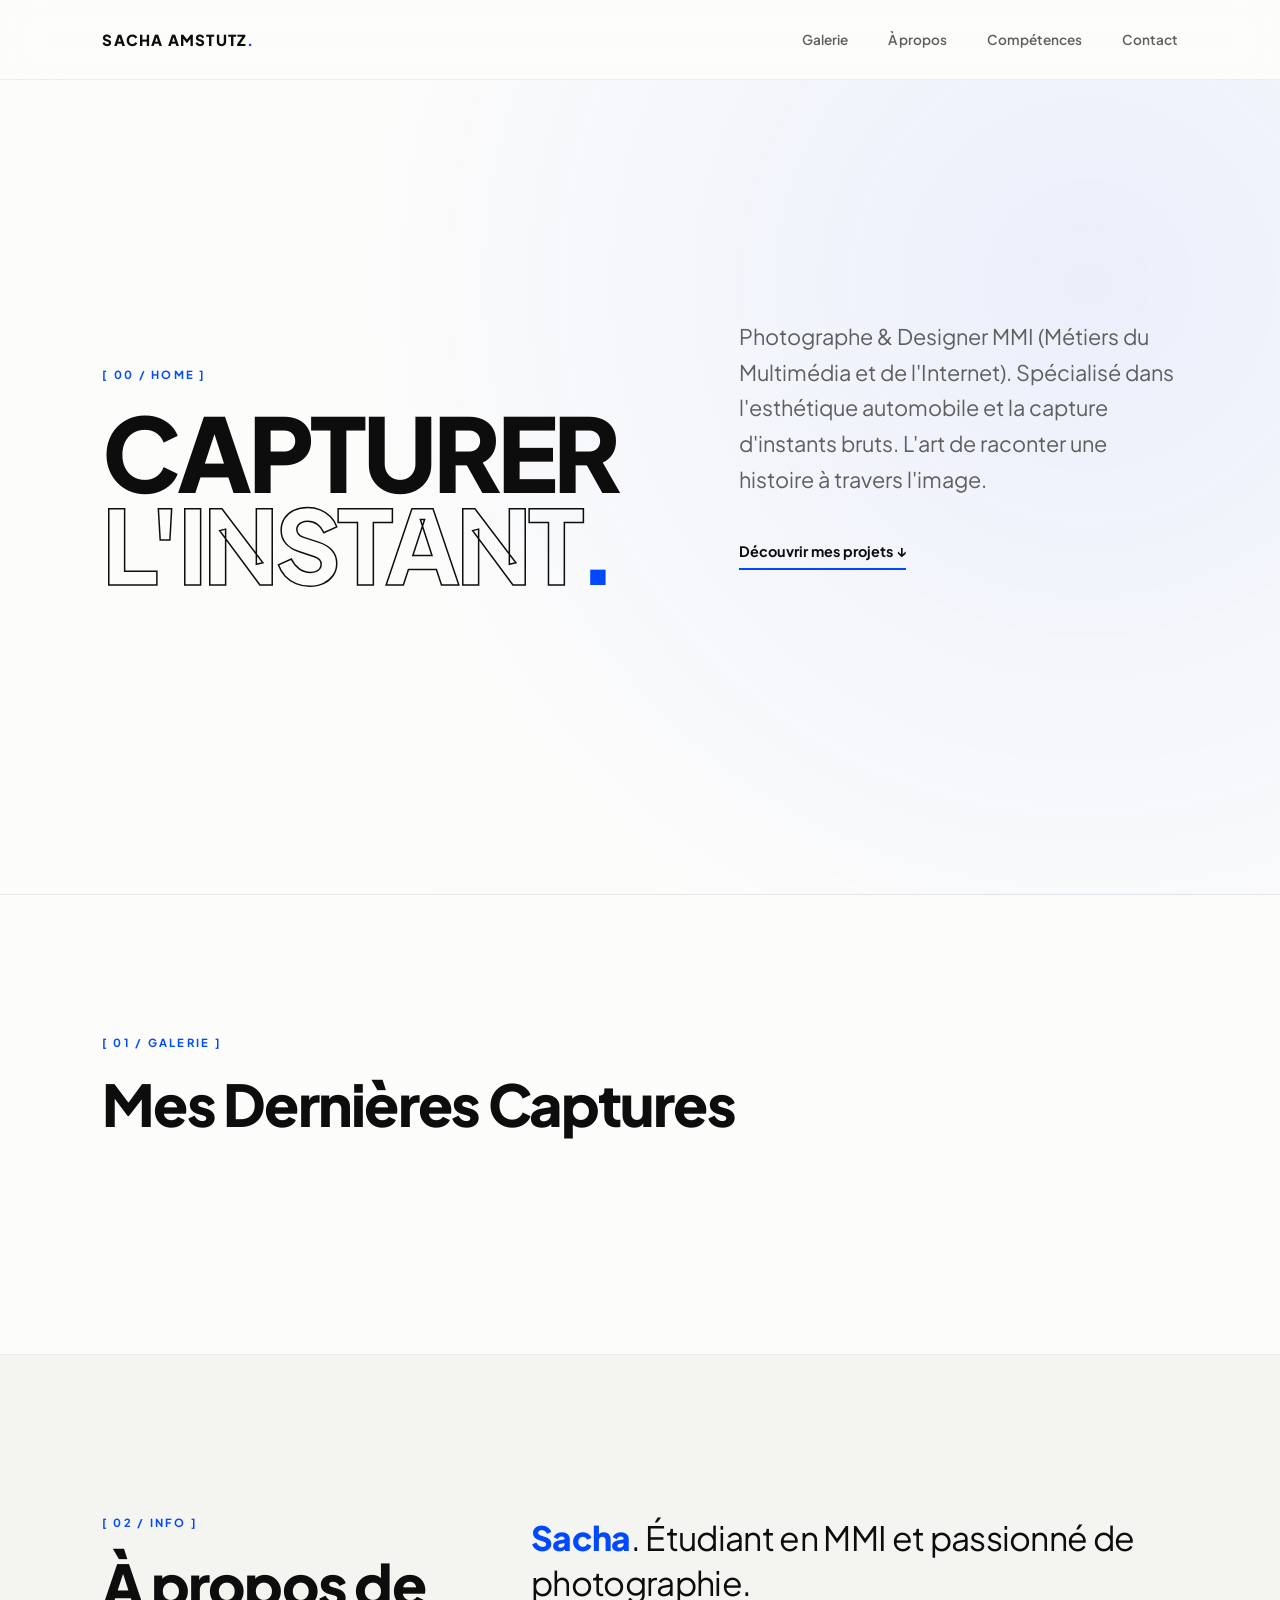
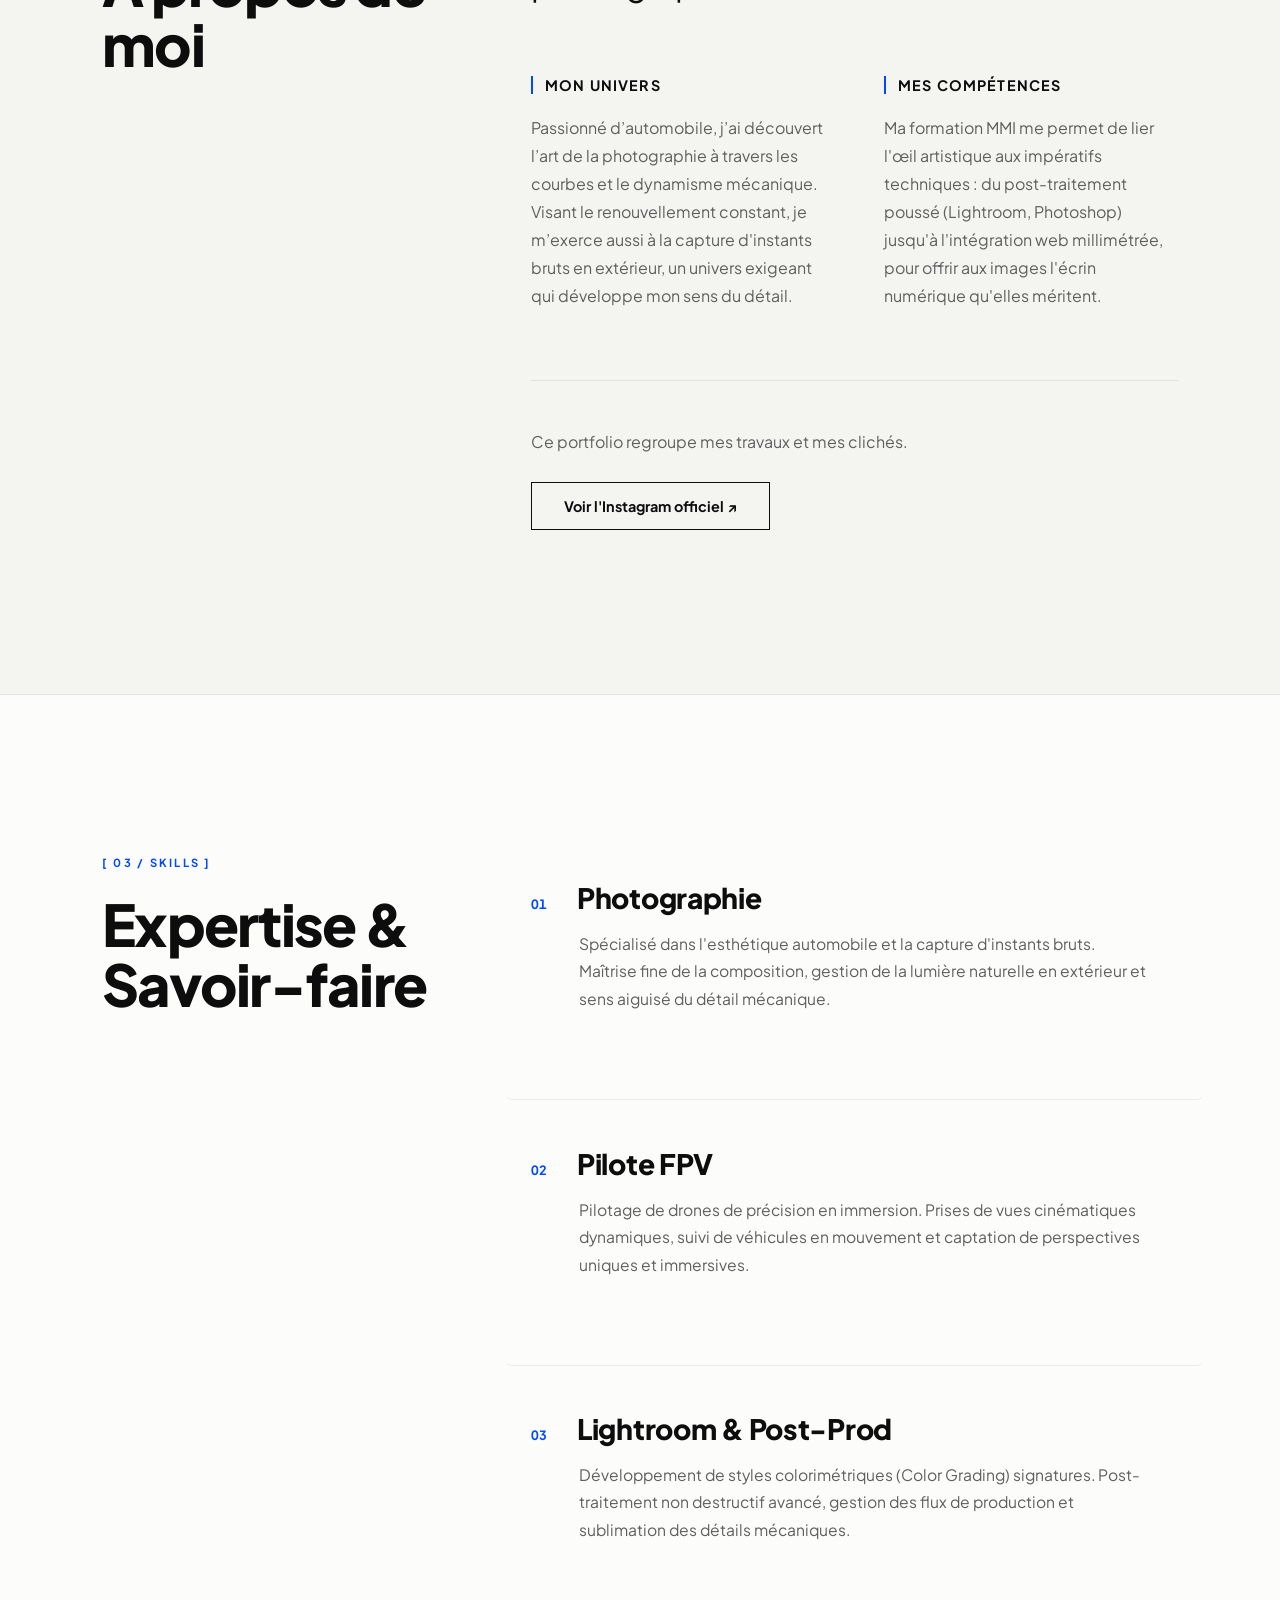
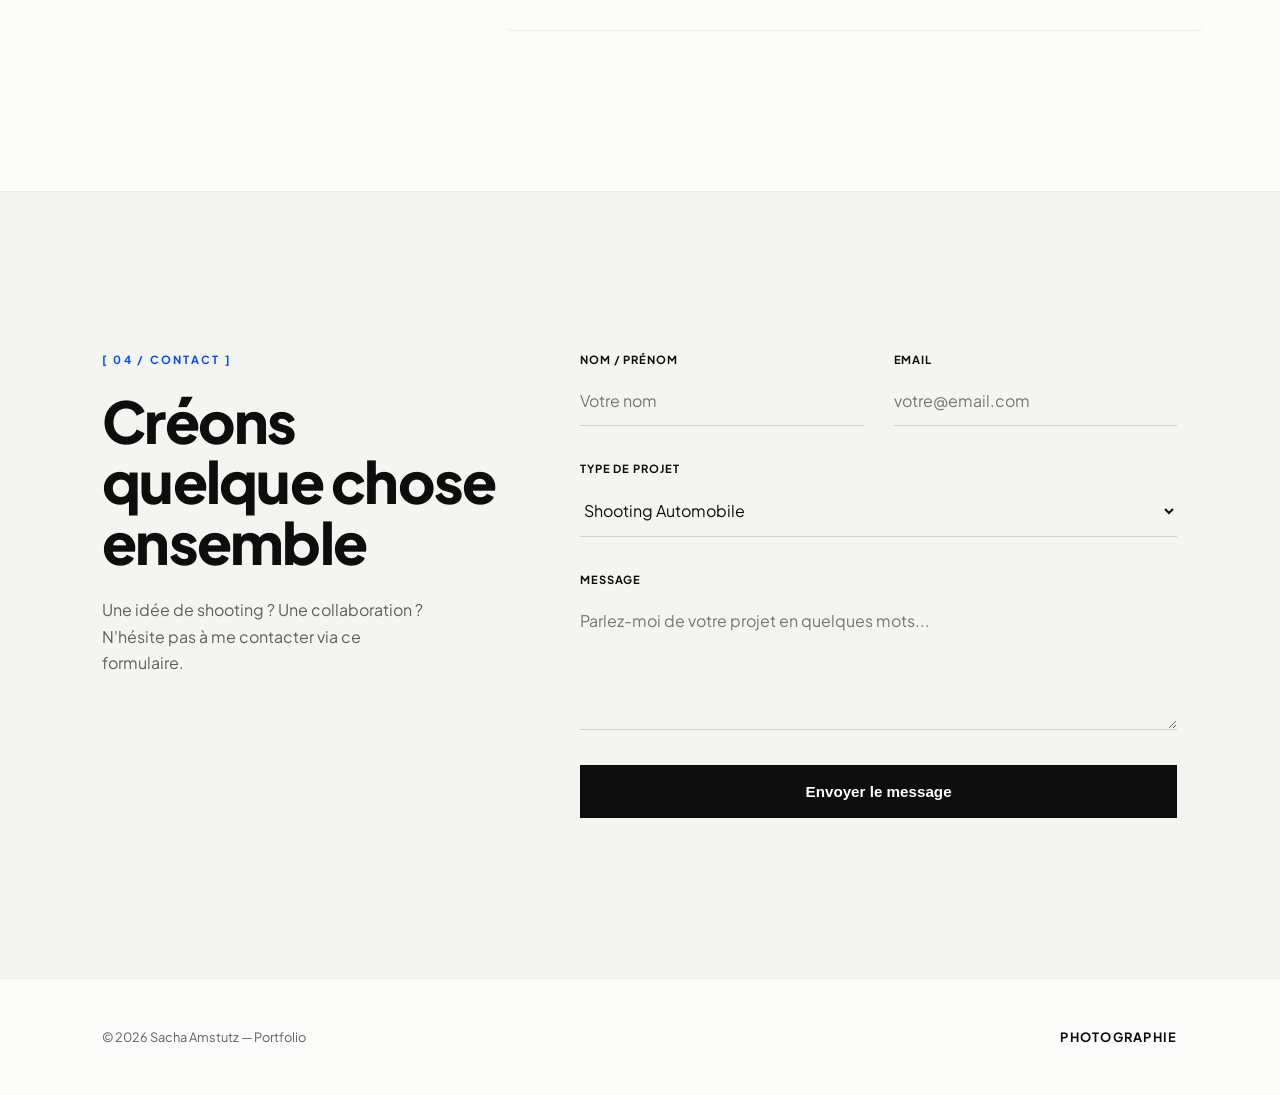
<file: index.html>
<!DOCTYPE html>
<html lang="fr">

<head>
    <meta charset="UTF-8">
    <meta name="viewport" content="width=device-width, initial-scale=1.0">
    
    <title>Sacha Amstutz | Portfolio Photographie Automobile &amp; Cinématique FPV Toulouse</title>
    <meta name="description" content="Découvrez le portfolio de Sacha Amstutz, photographe spécialisé dans l'esthétique automobile, le pilotage de drone FPV cinématique et le post-traitement haut de gamme.">
    
    <meta property="og:title" content="Sacha Amstutz | Portfolio Photographie &amp; FPV">
    <meta property="og:description" content="Exploration visuelle de l'esthétique automobile et d'instants bruts à travers l'objectif et le vol en immersion.">
    <meta property="og:type" content="website">

    <link rel="icon" type="image/png" href="favicon-96x96.png" sizes="96x96">
    <link rel="icon" type="image/svg+xml" href="favicon.svg">
    <link rel="shortcut icon" href="favicon.ico">
    <link rel="apple-touch-icon" sizes="180x180" href="apple-touch-icon.png">
    <meta name="apple-mobile-web-app-title" content="Portfolio Sacha">
    <link rel="manifest" href="site.webmanifest">

    <link href="https://fonts.googleapis.com/css2?family=Plus+Jakarta+Sans:wght@300;400;500;600;800&amp;display=swap" rel="stylesheet">
    <link rel="stylesheet" href="style.css">
    
    <script src="https://elfsightcdn.com/platform.js" defer></script>

    <script type="application/ld+json">
    {
      "@context": "https://schema.org",
      "@type": "WebSite",
      "name": "Sacha Amstutz | Photographie",
      "url": "https://sachaamstutzphoto-netizen.github.io/portfolio/"
    }
    </script>
</head>

<body id="top">

    <div class="scroll-progress-bar"></div>

    <header>
       <a href="#top" class="logo ancre">SACHA AMSTUTZ<span class="dot">.</span></a>
        
        <button class="burger-menu" aria-label="Ouvrir le menu de navigation" aria-expanded="false" aria-controls="main-nav">
            <span class="burger-bar"></span>
            <span class="burger-bar"></span>
            <span class="burger-bar"></span>
        </button>

        <nav id="main-nav">
            <a href="#galerie" class="ancre"><span>Galerie</span></a>
            <a href="#propos" class="ancre"><span>À propos</span></a>
            <a href="#competences" class="ancre"><span>Compétences</span></a>
            <a href="#contact" class="ancre"><span>Contact</span></a>
        </nav>
    </header>

    <main>
        <section class="hero-section">
            <div class="hero-grid">
                <div class="hero-left-col animate-init">
                    <span class="section-index">[ 00 / HOME ]</span>
                    <h1>Capturer<br><span class="outline">l'instant</span><span class="accent-dot">.</span></h1>
                </div>
                <div class="hero-right-col animate-init">
                    <p class="hero-lead">
                        Photographe &amp; Designer MMI (Métiers du Multimédia et de l'Internet). Spécialisé dans l'esthétique automobile et la capture d'instants
                        bruts. L'art de raconter une histoire à travers l'image.
                    </p>
                    <a href="#galerie" class="hero-cta-btn ancre">Découvrir mes projets &darr;&#xFE0E;</a>
                </div>
            </div>
        </section>

        <section id="galerie" class="section-galerie">
            <div class="section-intro-block animate-on-scroll">
                <span class="section-index">[ 01 / GALERIE ]</span>
                <h2>Mes Dernières Captures</h2>
            </div>

            <div class="instagram-container animate-on-scroll">
                <div class="elfsight-app-9ce9c357-be09-4f0a-bccc-b95554a9b046"></div>
            </div>
        </section>

        <section id="propos" class="section-about">
            <div class="about-grid">
                <div class="about-left-col animate-on-scroll">
                    <span class="section-index">[ 02 / INFO ]</span>
                    <h2>À propos de moi</h2>
                </div>

                <div class="about-right-col">
                    <p class="about-lead animate-on-scroll">
                        <strong class="highlight">Sacha</strong>. Étudiant en MMI et passionné de
                        photographie.
                    </p>

                    <div class="about-text-blocks">
                        <div class="about-block animate-on-scroll">
                            <h3>Mon Univers</h3>
                            <p>Passionné d’automobile, j’ai découvert l’art de la photographie à travers les courbes et
                                le dynamisme mécanique. Visant le renouvellement constant, je m’exerce aussi à la
                                capture d'instants bruts en extérieur, un univers exigeant qui développe mon sens du
                                détail.</p>
                        </div>

                        <div class="about-block animate-on-scroll">
                            <h3>Mes Compétences</h3>
                            <p>Ma formation MMI me permet de lier l'œil artistique aux impératifs techniques : du
                                post-traitement poussé (Lightroom, Photoshop) jusqu'à l'intégration web millimétrée,
                                pour offrir aux images l'écrin numérique qu'elles méritent.</p>
                        </div>
                    </div>

                    <div class="about-footer-block animate-on-scroll">
                        <p class="conclusion">Ce portfolio regroupe mes travaux et mes clichés.</p>
                        <a href="https://instagram.com/les_petites_photos_de_sacha" target="_blank" rel="noopener noreferrer" class="instagram-link">Voir l'Instagram officiel &#x2197;&#xFE0E;</a>
                    </div>
                </div>
            </div>
        </section>

        <section id="competences" class="section-skills">
            <div class="skills-grid">
                <div class="skills-left-col animate-on-scroll">
                    <span class="section-index">[ 03 / SKILLS ]</span>
                    <h2>Expertise &amp;<br>Savoir-faire</h2>
                </div>
                <div class="skills-right-col">
                    <div class="skills-list">

                        <div class="skill-item animate-on-scroll" data-target="page-photo">
                            <div class="skill-header">
                                <span class="skill-num">01</span>
                                <h3>Photographie</h3>
                            </div>
                            <p class="skill-description">
                                Spécialisé dans l'esthétique automobile et la capture d'instants bruts. Maîtrise fine de
                                la composition, gestion de la lumière naturelle en extérieur et sens aiguisé du détail
                                mécanique.
                            </p>
                            <span class="skill-link-indicator">Découvrir l'univers &#x2197;&#xFE0E;</span>
                        </div>

                        <div class="skill-item animate-on-scroll" data-target="page-fpv">
                            <div class="skill-header">
                                <span class="skill-num">02</span>
                                <h3>Pilote FPV</h3>
                            </div>
                            <p class="skill-description">
                                Pilotage de drones de précision en immersion. Prises de vues cinématiques dynamiques,
                                suivi de véhicules en mouvement et captation de perspectives uniques et immersives.
                            </p>
                            <span class="skill-link-indicator">Voir les réalisations &#x2197;&#xFE0E;</span>
                        </div>

                        <div class="skill-item animate-on-scroll" data-target="page-lightroom">
                            <div class="skill-header">
                                <span class="skill-num">03</span>
                                <h3>Lightroom &amp; Post-Prod</h3>
                            </div>
                            <p class="skill-description">
                                Développement de styles colorimétriques (Color Grading) signatures. Post-traitement non
                                destructif avancé, gestion des flux de production et sublimation des détails mécaniques.
                            </p>
                            <span class="skill-link-indicator">Découvrir le workflow &#x2197;&#xFE0E;</span>
                        </div>
                    </div>
                </div>
            </div>
        </section>

        <section id="contact" class="section-contact">
            <div class="contact-grid">
                <div class="contact-left-col animate-on-scroll">
                    <span class="section-index">[ 04 / CONTACT ]</span>
                    <h2>Créons quelque chose ensemble</h2>
                    <p class="contact-lead">Une idée de shooting ? Une collaboration ? N'hésite pas à me contacter via
                        ce formulaire.</p>
                </div>

                <div class="contact-right-col animate-on-scroll">
                    <form class="structured-form" action="https://api.web3forms.com/submit" method="POST" id="portfolio-form">

                        <input type="hidden" name="access_key" value="5c9b0635-773d-40f8-8803-102609d29f8f">

                        <div class="form-row">
                            <div class="form-group">
                                <label for="fullname">Nom / Prénom</label>
                                <input type="text" id="fullname" name="name" required placeholder="Votre nom">
                            </div>
                            <div class="form-group">
                                <label for="email">Email</label>
                                <input type="email" id="email" name="email" required placeholder="votre@email.com">
                            </div>
                        </div>

                        <div class="form-group">
                            <label for="project-type">Type de projet</label>
                            <div class="select-wrapper">
                                <select id="project-type" name="project-type">
                                    <option value="Shooting Automobile">Shooting Automobile</option>
                                    <option value="Collaboration Creative">Collaboration Créative</option>
                                    <option value="Autre Projet">Autre Projet</option>
                                </select>
                            </div>
                        </div>

                        <div class="form-group">
                            <label for="message">Message</label>
                            <textarea id="message" name="message" rows="5" required placeholder="Parlez-moi de votre projet en quelques mots..."></textarea>
                        </div>

                        <button type="submit" class="submit-btn"><span>Envoyer le message</span></button>
                    </form>
                </div>
            </div>
        </section>
    </main>

    <footer>
        <div class="footer-inner">
            <p>© 2026 Sacha Amstutz — Portfolio</p>
            <p class="footer-tag">Photographie</p>
        </div>
    </footer>

    <div id="page-photo" class="skill-page-overlay">
        <div class="skill-page-content">
            <button class="close-skill-page">&#x2190;&#xFE0E; Retour au portfolio</button>
            <div class="skill-page-body">
                <span class="section-index">[ SKILL / 01 ]</span>
                <h2 class="skill-page-title">Photographie <br><span class="outline">Automobile</span><span class="accent-dot">.</span></h2>

                <div class="skill-page-grid">
                    <div class="skill-page-left">
                        <h3>L'approche &amp; Storytelling</h3>
                        <p>Pour moi, photographier une voiture ne se résume pas à capturer une carrosserie statique.
                            C'est une démarche de pur storytelling. Chaque marque, chaque modèle possède un héritage,
                            une âme et une intention de design. Mon but est de retransmettre l'ambiance du lieu, de
                            jouer avec l'environnement pour raconter l'histoire unique du véhicule, qu'il s'agisse de
                            l'élégance intemporelle d'une classique ou de la brutalité d'une sportive moderne.</p>

                        <div class="highlight-box">
                            <h4>Dernier projet marquant : La Porsche 911 - 1965</h4>
                            <p>Véritable coup de cœur visuel, j'ai eu l'opportunité de shooter récemment une icône
                                absolue : une ancienne Porsche 911. Ses courbes mythiques, ses phares caractéristiques
                                et ses reflets authentiques ont offert un terrain de jeu exceptionnel pour capturer
                                l'alliance parfaite entre mécanique vintage et lumière naturelle brute.</p>
                        </div>
                    </div>
                    <div class="skill-page-right">
                        <div class="specs-card">
                            <h4>Configuration Matériel</h4>
                            <ul>
                                <li class="spec-item"><strong>Boitier principal :</strong> Sony DSC-HX50</li>
                                <li class="spec-item"><strong>Spécificité technique :</strong> Ultra-polyvalent, idéal
                                    pour saisir des détails mécaniques furtifs avec réactivité sur le terrain.</li>
                                <li class="spec-item"><strong>Focus artistique :</strong> Gestion fine de l'exposition
                                    en extérieur et optimisation de la lumière naturelle sans artifice.</li>
                            </ul>
                        </div>
                    </div>
                </div>
            </div>
        </div>
    </div>

    <div id="page-fpv" class="skill-page-overlay">
        <div class="skill-page-content">
            <button class="close-skill-page">&#x2190;&#xFE0E; Retour au portfolio</button>
            <div class="skill-page-body">
                <span class="section-index">[ SKILL / 02 ]</span>
                <h2 class="skill-page-title">Prises de vues <br><span class="outline">Cinématiques FPV</span><span class="accent-dot">.</span></h2>

                <div class="skill-page-grid">
                    <div class="skill-page-left">
                        <h3>L'experience de vol</h3>
                        <p>Le pilotage FPV (First Person View) en immersion totale permet d'offrir une perspective
                            unique et spectaculaire, absolument impossible à obtenir par le biais de caméras ou de
                            drones classiques. Ma recherche constante s'articule autour de la fluidité extrême des
                            mouvements et des trajectoires créatives, capables de couper le souffle et d'immerger
                            totalement le spectateur dans l'action.</p>

                        <div class="highlight-box">
                            <h4>Vol de précision &amp; Suivi dynamique</h4>
                            <p>Spécialisé dans le suivi subtil et sécurisé de véhicules en mouvement, je mets ma
                                maîtrise technique au service de plans cinématiques audacieux. Slalomer à ras du sol,
                                flirter avec les reliefs environnementaux ou calquer ma vitesse sur celle d'une voiture
                                de sport font partie intégrante de mon expertise.</p>
                        </div>
                    </div>
                    <div class="skill-page-right">
                        <div class="specs-card">
                            <h4>Configuration Drone</h4>
                            <ul>
                                <li class="spec-item"><strong>Châssis :</strong> Drone Quadcopter 5 pouces (optimisé
                                    pour la vitesse, l'inertie et la stabilité en extérieur)</li>
                                <li class="spec-item"><strong>Système vidéo :</strong> DJI Air Unit 04 Pro</li>
                                <li class="spec-item"><strong>Qualité :</strong> Retour HD à haute fréquence, captation
                                    cinématographique fluide à haut débit pour une netteté absolue du détail mécanique à
                                    pleine vitesse.</li>
                            </ul>
                        </div>
                    </div>
                </div>
            </div>
        </div>
    </div>

    <div id="page-lightroom" class="skill-page-overlay">
        <div class="skill-page-content">
            <button class="close-skill-page">&#x2190;&#xFE0E; Retour au portfolio</button>
            <div class="skill-page-body">
                <span class="section-index">[ SKILL / 03 ]</span>
                <h2 class="skill-page-title">Color Grading <br><span class="outline">&amp; Post-Prod</span><span class="accent-dot">.</span></h2>

                <div class="skill-page-grid">
                    <div class="skill-page-left">
                        <h3>L'art de la colorimétrie sur-mesure</h3>
                        <p>N'utilisant pas de presets ou de filtres préconçus. Pour moi, chaque
                            image possède sa propre identité lumineuse dictée par son environnement. Mon approche est
                            purement artisanale : je façonne le Color Grading à la main, pixel par pixel, pour sublimer
                            l'atmosphère d'origine. Mon style signature s'oriente vers des rendus profondément
                            cinématiques, rehaussés de teintes chaudes vibrantes. Cependant, la technique s'adapte
                            toujours à l'environnement : un shooting automobile sous la neige adoptera instantanément
                            une colorimétrie rigoureuse aux nuances froides et chirurgicales.</p>

                        <div class="highlight-box">
                            <h4>Le Workflow du pixel</h4>
                            <p>Ce niveau d'exigence demande du temps. Je passe en moyenne une demi-heure de
                                développement minutieux sur chaque photographie retenue. Sur un gros projet impliquant
                                le tri, la sélection rigoureuse et l'étalonnage de plus de 200 clichés, le processus
                                demande plusieurs heures de concentration intense, étalées sur plusieurs jours de
                                travail minutieux.</p>
                        </div>
                    </div>
                    <div class="skill-page-right">
                        <div class="specs-card">
                            <h4>Le Flux Numérique</h4>
                            <ul>
                                <li class="spec-item"><strong>Logiciel cœur :</strong> Adobe Lightroom Premium</li>
                                <li class="spec-item"><strong>Méthodologie :</strong> Retouche non destructive, courbe
                                    des tonalités personnalisée, gestion isolée des teintes par canal TSL (Teinte, Saturation, Luminance ).</li>
                                <li class="spec-item"><strong>Objectif final :</strong> Donner aux images l'écrin haut
                                    de gamme et l'ambiance cinématographique qu'elles méritent.</li>
                            </ul>
                        </div>
                    </div>
                </div>
            </div>
        </div>
    </div>

    <a href="#top" id="back-to-top" class="back-to-top" aria-label="Remonter en haut de la page">↑︎</a>

    <script src="script.js"></script>
</body>

</html>
</file>
<file: style.css>
/* ═══════════════════════════════════════════
   RESET & SYSTEM CONFIGURATION
═══════════════════════════════════════════ */
* {
    margin: 0;
    padding: 0;
    box-sizing: border-box;
}

:root {
    --bg-color: #fcfcfb;        
    --bg-surface: #f4f4f1;      /* Légèrement plus chaud pour un effet éditorial */
    --text-color: #0d0d0d;      
    --text-muted: #5f5f5f;      
    --accent-color: #0049ff;    /* BLEU ÉLECTRIQUE DIOR/STRIKING */
    --accent-light: rgba(0, 73, 255, 0.04);
    --border-color: rgba(17, 17, 17, 0.07); 
    --transition-grid: cubic-bezier(0.16, 1, 0.3, 1); /* Courbe ultra-luxe */
}

/* Barre de progression haut de page - OPTIMISÉE POUR LE JS */
.scroll-progress-bar {
    position: fixed;
    top: 0;
    left: 0;
    width: 100%;
    height: 4px;
    background-color: var(--accent-color);
    z-index: 2000;
    transform-origin: left;
    transform: scaleX(0); /* Géré par le JS de manière fluide */
    will-change: transform;
}

html {
    scroll-behavior: smooth;
    background-color: var(--bg-color);
    color: var(--text-color);
    font-family: 'Plus Jakarta Sans', sans-serif;
    -webkit-font-smoothing: antialiased;
    /* Nettoyage du smooth natif qui entrait en conflit avec le JS */
    scroll-padding-top: 90px;
}

body {
    overflow-x: hidden;
}

/* ═══════════════════════════════════════════
   HEADER & NAVIGATION INNOVANTE
═══════════════════════════════════════════ */
header {
    display: flex;
    justify-content: space-between;
    align-items: center;
    padding: 25px 8%;
    background-color: rgba(252, 252, 251, 0.75);
    backdrop-filter: blur(25px); /* Flou de verre poli plus prononcé */
    -webkit-backdrop-filter: blur(25px);
    position: sticky;
    top: 0;
    z-index: 1000;
    border-bottom: 1px solid var(--border-color);
    transition: padding 0.4s var(--transition-grid);
}

.logo {
    font-weight: 800;
    font-size: 0.95rem;
    letter-spacing: 0.08em;
    text-decoration: none;
    color: var(--text-color);
    position: relative;
    z-index: 1010; /* Reste au-dessus du menu mobile */
}

.logo .dot {
    color: var(--accent-color);
    display: inline-block;
}

header nav {
    display: flex;
    gap: 40px;
}

header nav a {
    text-decoration: none;
    color: var(--text-muted);
    font-weight: 600;
    font-size: 0.85rem;
    position: relative;
    padding: 6px 0;
    display: inline-block;
}

/* Animation de soulignement extensible haut de gamme */
header nav a span {
    position: relative;
    transition: color 0.3s var(--transition-grid);
}

header nav a::after {
    content: '';
    position: absolute;
    bottom: 0;
    left: 0;
    width: 100%;
    height: 2px;
    background-color: var(--accent-color);
    transform: scaleX(0);
    transform-origin: right;
    transition: transform 0.4s var(--transition-grid);
}

header nav a:hover::after {
    transform: scaleX(1);
    transform-origin: left;
}

header nav a:hover span {
    color: var(--text-color);
}

/* Bouton Burger pour Écrans Mobiles */
.burger-menu {
    display: none; /* Caché sur desktop */
    flex-direction: column;
    justify-content: space-between;
    width: 24px;
    height: 18px;
    background: none;
    border: none;
    cursor: pointer;
    padding: 0;
    z-index: 1010;
}

.burger-bar {
    width: 100%;
    height: 2px;
    background-color: var(--text-color);
    transition: transform 0.4s var(--transition-grid), opacity 0.3s ease;
    transform-origin: center;
}

/* SCROLL CONFIG */
section {
    scroll-margin-top: 90px;
}

/* ═══════════════════════════════════════════
   TYPOGRAPHIE & STRATEGIQUE SPACING
═══════════════════════════════════════════ */
.section-index {
    font-size: 0.7rem;
    font-weight: 700;
    letter-spacing: 0.2em;
    color: var(--accent-color);
    display: block;
    margin-bottom: 25px;
    text-transform: uppercase;
}

h2 {
    font-size: clamp(2.4rem, 4.5vw, 3.8rem);
    font-weight: 800;
    letter-spacing: -0.03em;
    line-height: 1.05;
}

/* ═══════════════════════════════════════════
   HERO SECTION
═══════════════════════════════════════════ */
.hero-section {
    min-height: calc(100vh - 85px);
    display: flex;
    align-items: center;
    padding: 0 8%;
    border-bottom: 1px solid var(--border-color);
    background: radial-gradient(circle at 85% 25%, rgba(0, 73, 255, 0.07) 0%, transparent 60%);
}

.hero-grid {
    display: grid;
    grid-template-columns: 1.1fr 0.9fr;
    gap: 100px;
    width: 100%;
    align-items: flex-end;
    padding-bottom: 6%;
}

.hero-left-col h1 {
    font-size: clamp(3.8rem, 8vw, 6.5rem);
    font-weight: 800;
    line-height: 0.9;
    letter-spacing: -0.04em;
    text-transform: uppercase;
}

.hero-left-col h1 .outline {
    color: transparent;
    -webkit-text-stroke: 1.5px var(--text-color);
}

.hero-left-col .accent-dot {
    color: var(--accent-color);
}

.hero-right-col {
    display: flex;
    flex-direction: column;
    align-items: flex-start;
    padding-bottom: 20px;
}

.hero-lead {
    font-size: clamp(1.1rem, 1.8vw, 1.35rem);
    line-height: 1.65;
    color: var(--text-muted);
    margin-bottom: 45px;
}

.hero-cta-btn {
    font-size: 0.9rem;
    font-weight: 700;
    color: var(--text-color);
    text-decoration: none;
    border-bottom: 2px solid var(--accent-color);
    padding-bottom: 8px;
    position: relative;
    transition: color 0.3s var(--transition-grid);
    font-family: 'Plus Jakarta Sans', -apple-system, BlinkMacSystemFont, sans-serif;
}

.hero-cta-btn:hover {
    color: var(--accent-color);
}

/* ═══════════════════════════════════════════
   SECTION GALERIE
═══════════════════════════════════════════ */
.section-galerie {
    padding: 140px 8%;
    border-bottom: 1px solid var(--border-color);
}

.section-intro-block {
    margin-bottom: 80px;
}

.instagram-container {
    width: 100%;
    max-width: 850px;
    margin: 0 auto;
    border-radius: 4px;
    overflow: hidden;
}

/* ═══════════════════════════════════════════
   SECTION À PROPOS
═══════════════════════════════════════════ */
.section-about {
    padding: 160px 8%;
    border-bottom: 1px solid var(--border-color);
    background-color: var(--bg-surface);
}

.about-grid {
    display: grid;
    grid-template-columns: 0.7fr 1.3fr;
    gap: 80px;
}

.about-right-col {
    display: flex;
    flex-direction: column;
}

.about-lead {
    font-size: clamp(1.5rem, 2.8vw, 2.1rem);
    font-weight: 400;
    line-height: 1.35;
    color: var(--text-color);
    margin-bottom: 70px;
    letter-spacing: -0.02em;
}

.about-lead .highlight {
    color: var(--accent-color);
    font-weight: 800;
}

.about-text-blocks {
    display: grid;
    grid-template-columns: 1fr 1fr;
    gap: 60px;
    margin-bottom: 70px;
}

.about-block h3 {
    font-size: 0.9rem;
    font-weight: 700;
    text-transform: uppercase;
    letter-spacing: 0.08em;
    margin-bottom: 20px;
    color: var(--text-color);
    border-left: 2px solid var(--accent-color);
    padding-left: 12px;
}

.about-block p {
    font-size: 1rem;
    line-height: 1.75;
    color: var(--text-muted);
}

.about-footer-block {
    border-top: 1px solid rgba(17, 17, 17, 0.08);
    padding-top: 50px;
}

.about-footer-block .conclusion {
    font-size: 1rem;
    color: var(--text-muted);
    margin-bottom: 30px;
}

.instagram-link {
    display: inline-block;
    font-size: 0.9rem;
    font-weight: 700;
    color: var(--text-color);
    text-decoration: none;
    border: 1px solid var(--text-color);
    padding: 14px 32px;
    background-color: transparent;
    position: relative;
    z-index: 1;
    overflow: hidden;
    transition: color 0.4s var(--transition-grid), border-color 0.4s var(--transition-grid);
    font-family: 'Plus Jakarta Sans', -apple-system, BlinkMacSystemFont, sans-serif;
}

.instagram-link::before {
    content: '';
    position: absolute;
    top: 0;
    left: 0;
    width: 100%;
    height: 100%;
    background-color: var(--accent-color);
    z-index: -1;
    transform: translateY(101%);
    transition: transform 0.4s var(--transition-grid);
}

.instagram-link:hover {
    color: white;
    border-color: var(--accent-color);
}

.instagram-link:hover::before {
    transform: translateY(0);
}

/* ═══════════════════════════════════════════
   SECTION COMPÉTENCES & INTERACTIVE ITEMS
═══════════════════════════════════════════ */
.section-skills {
    padding: 160px 8%;
    border-bottom: 1px solid var(--border-color);
}

.skills-grid {
    display: grid;
    grid-template-columns: 0.7fr 1.3fr;
    gap: 80px;
}

.skills-list {
    display: flex;
    flex-direction: column;
}

.skill-item {
    display: block;
    border-bottom: 1px solid var(--border-color);
    padding: 45px 25px;
    margin: 0 -25px;
    border-radius: 6px;
    cursor: pointer;
    background-color: transparent;
    transition: background-color 0.5s var(--transition-grid);
}

.skill-item:first-child {
    padding-top: 25px;
}

.skill-item:hover {
    background-color: var(--accent-light);
}

.skill-item .skill-header,
.skill-item .skill-description {
    transform: translateX(0);
    will-change: transform;
    transition: transform 0.45s var(--transition-grid);
}

.skill-item:hover .skill-header,
.skill-item:hover .skill-description {
    transform: translateX(15px);
}

header nav a,
.skill-link-indicator {
    font-family: 'Plus Jakarta Sans', -apple-system, BlinkMacSystemFont, sans-serif;
}

.skill-header {
    display: flex;
    align-items: baseline;
    gap: 30px;
    margin-bottom: 15px;
}

.skill-num {
    font-size: 0.8rem;
    font-weight: 700;
    color: var(--accent-color);
    font-variant-numeric: tabular-nums;
}

.skill-item h3 {
    font-size: clamp(1.4rem, 2.2vw, 1.8rem);
    font-weight: 800;
    letter-spacing: -0.01em;
}

.skill-description {
    font-size: 0.98rem;
    line-height: 1.75;
    color: var(--text-muted);
    max-width: 620px;
    padding-left: 48px;
    margin-bottom: 18px;
}

.skill-link-indicator {
    display: block;
    font-size: 1.2rem;
    font-weight: 700;
    color: var(--accent-color);
    padding-left: 48px;
    opacity: 0;
    transform: translateX(-5px);
    will-change: transform, opacity;
    transition: opacity 0.45s var(--transition-grid), transform 0.45s var(--transition-grid);
}

.skill-item:hover .skill-link-indicator {
    opacity: 1;
    transform: translateX(15px);
}

/* ═══════════════════════════════════════════
   SUB-PAGES OVERLAYS CINÉMATIQUES (MODALES)
═══════════════════════════════════════════ */
.skill-page-overlay {
    position: fixed;
    top: 0;
    left: 0;
    width: 100%;
    height: 100%;
    background-color: var(--bg-color);
    z-index: 3000; 
    overflow-y: auto;
    transform: translateY(60px) scale(0.98);
    opacity: 0;
    visibility: hidden;
    transition: transform 0.75s var(--transition-grid),
                opacity 0.6s var(--transition-grid),
                visibility 0.75s var(--transition-grid);
}

.skill-page-overlay.is-active {
    transform: translateY(0) scale(1);
    opacity: 1;
    visibility: visible;
}

.skill-page-content {
    padding: 60px 8% 120px 8%;
    max-width: 1600px;
    margin: 0 auto;
}

.close-skill-page {
    background: none;
    border: none;
    font-size: 0.9rem;
    font-weight: 700;
    color: var(--text-color);
    cursor: pointer;
    padding: 10px 0;
    margin-bottom: 60px;
    border-bottom: 2px solid var(--accent-color);
    transition: color 0.3s var(--transition-grid), transform 0.3s var(--transition-grid);
    font-family: 'Plus Jakarta Sans', -apple-system, BlinkMacSystemFont, sans-serif;
}

.close-skill-page:hover {
    color: var(--accent-color);
    transform: translateX(-5px);
}

.skill-page-title {
    font-size: clamp(2.5rem, 6vw, 4.5rem);
    font-weight: 800;
    line-height: 1;
    letter-spacing: -0.04em;
    text-transform: uppercase;
    margin-bottom: 60px;
}

.skill-page-title .outline {
    color: transparent;
    -webkit-text-stroke: 1.5px var(--text-color);
}

.skill-page-grid {
    display: grid;
    grid-template-columns: 1.2fr 0.8fr;
    gap: 80px;
    align-items: flex-start;
}

.skill-page-left h3 {
    font-size: 1.4rem;
    font-weight: 800;
    margin-bottom: 20px;
    letter-spacing: -0.02em;
}

.skill-page-left p {
    font-size: 1.05rem;
    line-height: 1.75;
    color: var(--text-muted);
    margin-bottom: 40px;
}

.highlight-box {
    background-color: var(--bg-surface);
    border-left: 4px solid var(--accent-color);
    padding: 35px;
    border-radius: 4px;
}

.highlight-box h4 {
    font-size: 1.1rem;
    font-weight: 800;
    margin-bottom: 12px;
}

.highlight-box p {
    font-size: 0.98rem;
    line-height: 1.65;
}

.specs-card {
    background-color: var(--text-color);
    color: white;
    padding: 45px;
    border-radius: 6px;
    box-shadow: 0 30px 60px rgba(0, 0, 0, 0.08);
}

.specs-card h4 {
    font-size: 0.9rem;
    font-weight: 700;
    text-transform: uppercase;
    letter-spacing: 0.08em;
    color: #a1a1a1;
    border-bottom: 1px solid rgba(255, 255, 255, 0.1);
    padding-bottom: 15px;
    margin-bottom: 25px;
}

.specs-card ul {
    list-style: none;
}

.spec-item {
    font-size: 0.95rem;
    line-height: 1.65;
    color: #bcbcbc;
    margin-bottom: 22px;
}

.spec-item strong {
    color: white;
    display: block;
    margin-bottom: 6px;
}

/* ═══════════════════════════════════════════
   SECTION CONTACT & FORMULAIRE MINIMALISTE LUXE
═══════════════════════════════════════════ */
.section-contact {
    padding: 160px 8%;
    background-color: var(--bg-surface);
}

.contact-grid {
    display: grid;
    grid-template-columns: 0.8fr 1.2fr;
    gap: 80px;
}

.contact-left-col .contact-lead {
    font-size: 1rem;
    line-height: 1.65;
    color: var(--text-muted);
    margin-top: 25px;
    max-width: 340px;
}

.structured-form {
    display: flex;
    flex-direction: column;
    gap: 35px;
}

.form-row {
    display: grid;
    grid-template-columns: 1fr 1fr;
    gap: 30px;
}

.form-group {
    display: flex;
    flex-direction: column;
    gap: 10px;
    position: relative;
}

.form-group label {
    font-size: 0.7rem;
    font-weight: 700;
    text-transform: uppercase;
    letter-spacing: 0.08em;
    color: var(--text-color);
}

.structured-form input,
.structured-form textarea,
.structured-form select {
    width: 100%;
    padding: 14px 0;
    background-color: transparent;
    border: none;
    border-bottom: 1px solid rgba(17, 17, 17, 0.15);
    font-family: inherit;
    font-size: 1rem;
    color: var(--text-color);
    outline: none;
    border-radius: 0;
    transition: border-color 0.4s var(--transition-grid);
}

.structured-form input:focus,
.structured-form textarea:focus,
.structured-form select:focus {
    border-color: var(--accent-color);
}

.select-wrapper {
    position: relative;
}

.submit-btn {
    width: 100%;
    padding: 18px;
    background-color: var(--text-color);
    color: white;
    border: none;
    font-size: 0.95rem;
    font-weight: 700;
    cursor: pointer;
    position: relative;
    z-index: 1;
    overflow: hidden;
    transition: color 0.4s var(--transition-grid);
}

.submit-btn span {
    position: relative;
    z-index: 2;
}

.submit-btn::before {
    content: '';
    position: absolute;
    top: 0;
    left: 0;
    width: 100%;
    height: 100%;
    background-color: var(--accent-color);
    z-index: 1;
    transform: scaleX(0);
    transform-origin: right;
    transition: transform 0.5s var(--transition-grid);
}

.submit-btn:hover::before {
    transform: scaleX(1);
    transform-origin: left;
}

/* ═══════════════════════════════════════════
   FOOTER
═══════════════════════════════════════════ */
footer {
    padding: 50px 8%;
    background-color: var(--bg-color);
    border-top: 1px solid var(--border-color);
}

.footer-inner {
    display: flex;
    justify-content: space-between;
    align-items: center;
    font-size: 0.8rem;
    color: var(--text-muted);
}

.footer-tag {
    font-weight: 700;
    text-transform: uppercase;
    letter-spacing: 0.1em;
    color: var(--text-color);
}

/* ═══════════════════════════════════════════
   BOUTON RETOUR EN HAUT 
═══════════════════════════════════════════ */
.back-to-top {
    position: fixed;
    bottom: 35px;
    right: 35px;
    width: 48px;
    height: 48px;
    background-color: var(--text-color);
    color: white;
    text-decoration: none;
    border-radius: 50%;
    font-size: 1.6rem;
    font-weight: 700;
    cursor: pointer;
    z-index: 1500;
    display: flex;
    justify-content: center;
    align-items: center;
    padding-bottom: 4px;
    opacity: 0;
    pointer-events: none;
    transform: translateY(15px);
    transition: opacity 0.4s var(--transition-grid), 
                transform 0.4s var(--transition-grid), 
                background-color 0.3s var(--transition-grid);
    font-family: 'Plus Jakarta Sans', -apple-system, BlinkMacSystemFont, sans-serif;
}
.back-to-top.is-visible {
    opacity: 1;
    pointer-events: auto;
    transform: translateY(0);
}

.back-to-top:hover {
    background-color: var(--accent-color);
}

/* ═══════════════════════════════════════════
   MÉCANIQUE D'ANIMATION
═══════════════════════════════════════════ */
.animate-on-scroll {
    opacity: 0;
    transform: translateY(40px);
    will-change: transform, opacity;
    transition: opacity 1.2s var(--transition-grid), transform 1.2s var(--transition-grid);
}

.animate-on-scroll.is-visible {
    opacity: 1;
    transform: translateY(0);
}

.animate-init {
    animation: fadeUpInit 1.4s var(--transition-grid) forwards;
}
    
@keyframes fadeUpInit {
    from { opacity: 0; transform: translateY(20px); }
    to { opacity: 1; transform: translateY(0); }
}

/* ═══════════════════════════════════════════
   RESPONSIVE OPTIMIZATION
═══════════════════════════════════════════ */
@media (max-width: 960px) {
    header { 
        padding: 20px 5%; 
    }

    .burger-menu {
        display: flex;
    }

    header nav {
        position: fixed;
        top: 0;
        right: 0;
        width: 100%;
        height: 100vh;
        background-color: var(--bg-color);
        flex-direction: column;
        justify-content: center;
        align-items: center;
        gap: 35px;
        z-index: 1000;
        transform: translateX(100%);
        transition: transform 0.6s var(--transition-grid);
    }

    header.is-menu-open nav {
        transform: translateX(0);
    }

    header nav a {
        font-size: 1.5rem;
        font-weight: 800;
        text-transform: uppercase;
        letter-spacing: 0.05em;
    }

    header.is-menu-open .burger-bar:nth-child(1) {
        transform: translateY(8px) rotate(45deg);
    }
    header.is-menu-open .burger-bar:nth-child(2) {
        opacity: 0;
        transform: scaleX(0);
    }
    header.is-menu-open .burger-bar:nth-child(3) {
        transform: translateY(-8px) rotate(-45deg);
    }

    .hero-section, .section-galerie, .section-about, .section-skills, .section-contact, footer { 
        padding-left: 6%; 
        padding-right: 6%; 
    }
    
    .hero-section {
        padding-top: 60px;
        padding-bottom: 60px;
        min-height: auto;
    }

    .hero-grid, .about-grid, .skills-grid, .contact-grid {
        grid-template-columns: 1fr;
        gap: 60px;
    }
    
    .about-text-blocks, .form-row {
        grid-template-columns: 1fr;
        gap: 35px;
    }

    .about-lead {
        margin-bottom: 45px;
    }
    
    .skills-list {
        gap: 15px;
    }

    .skill-item {
        padding: 30px 20px;
        margin: 0;
        background-color: rgba(17, 17, 17, 0.02);
        border: 1px solid var(--border-color);
        border-radius: 8px;
    }
    
    .skill-item:hover {
        background-color: rgba(17, 17, 17, 0.02);
    }
    
    .skill-item:hover .skill-header,
    .skill-item:hover .skill-description {
        transform: translateX(0);
    }
    
    .skill-description {
        padding-left: 0;
        font-size: 0.95rem;
    }

    .skill-link-indicator {
        padding-left: 0;
        opacity: 1;
        transform: translateX(0);
        margin-top: 10px;
    }
    
    .hero-right-col { 
        padding-bottom: 0; 
    }

    .skill-page-content { 
        padding: 40px 6% 80px 6%; 
    }

    .skill-page-grid { 
        grid-template-columns: 1fr; 
        gap: 45px; 
    }

    .specs-card, .highlight-box {
        padding: 30px 20px;
    }

    .back-to-top {
        bottom: 20px;
        right: 20px;
        width: 42px;
        height: 42px;
    }
}

@media (max-width: 480px) {
    h2 {
        font-size: 2.2rem;
    }

    .hero-left-col h1 {
        font-size: 3.2rem;
    }

    .section-galerie, .section-about, .section-skills, .section-contact {
        padding-top: 100px;
        padding-bottom: 100px;
    }

    .footer-inner {
        flex-direction: column;
        gap: 15px;
        text-align: center;
    }
}
</file>
